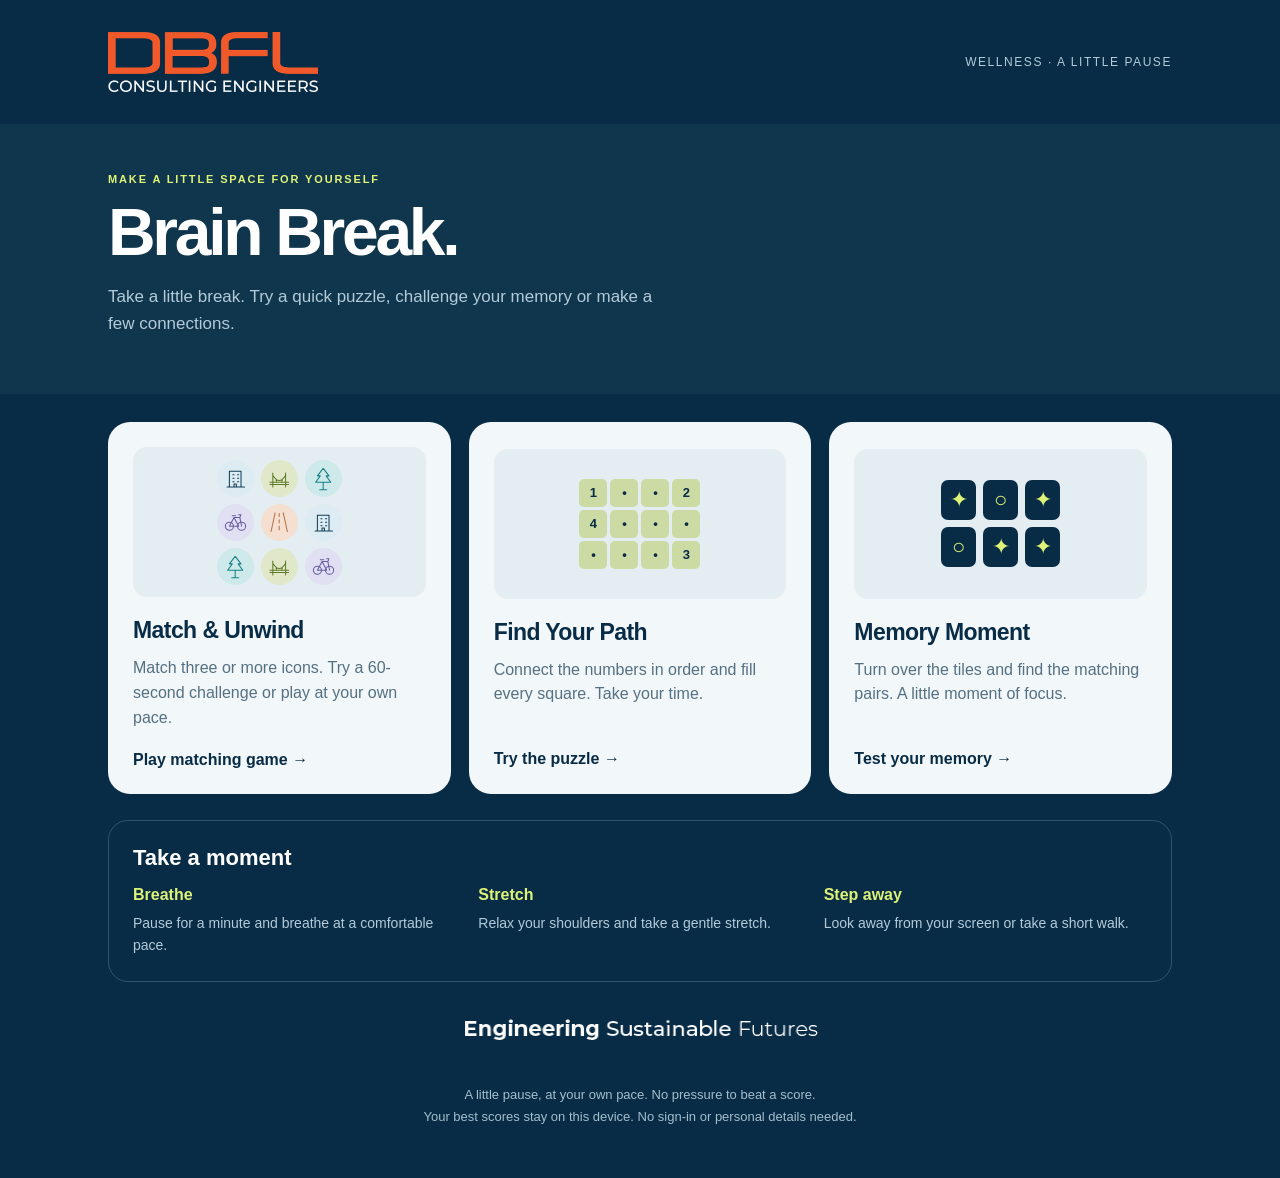
<file: index.html>
<!doctype html><html lang="en"><head><meta charset="utf-8"><meta name="viewport" content="width=device-width,initial-scale=1"><meta name="description" content="Three gentle DBFL Brain Break games: matching, number paths and memory pairs."><title>DBFL · Brain Break</title><style>:root{--navy:#082c46;--lime:#def278;--paper:#f2f7f9;--muted:#547082;--line:#d8e5eb}*{box-sizing:border-box}body{margin:0;background:var(--navy);color:var(--navy);font-family:Arial,Helvetica,sans-serif}button,select{font:inherit}button{cursor:pointer}button:focus-visible,select:focus-visible,a:focus-visible{outline:3px solid #d79728;outline-offset:4px}button:disabled{cursor:default;opacity:.5}.shell{max-width:1120px;margin:auto;padding:32px 28px 50px}.brand{display:flex;justify-content:space-between;align-items:center;color:#b3cbd9;letter-spacing:.13em;font-size:12px}.brand strong{font-size:24px;color:white;letter-spacing:.08em}.hero{padding:45px 0 28px;position:relative}.eyebrow{text-transform:uppercase;letter-spacing:.17em;font-size:11px;font-weight:bold;color:var(--muted)}.hero .eyebrow{color:var(--lime)}h1{font-size:clamp(38px,6vw,66px);line-height:1;margin:12px 0 18px;color:white;letter-spacing:-.05em}.hero p{color:#b3cbd9;line-height:1.6;font-size:17px;max-width:570px}.cards{display:grid;grid-template-columns:repeat(3,1fr);gap:18px}.card{border:0;text-align:left;background:var(--paper);color:var(--navy);border-radius:22px;padding:25px;transition:transform .2s}.card:hover{transform:translateY(-4px)}.card h2{font-size:23px;margin:20px 0 12px;letter-spacing:-.025em}.card p{color:var(--muted);line-height:1.55;min-height:72px;margin:0 0 20px}.art{height:150px;display:flex;align-items:center;justify-content:center;background:#e4edf1;border-radius:14px;overflow:hidden}.mini-icons{display:grid;grid-template-columns:repeat(3,1fr);gap:7px;width:125px}.token{background:var(--bg);color:var(--fg);border-radius:50%;display:flex;align-items:center;justify-content:center}.token svg{width:66%;height:66%;fill:none;stroke:currentColor;stroke-width:1.8;stroke-linecap:round;stroke-linejoin:round}.mini-icons .token{width:37px;height:37px}.mini-path{display:grid;grid-template-columns:repeat(4,28px);gap:3px}.mini-path span{height:28px;background:#cbdba3;border-radius:5px;display:grid;place-items:center;font-weight:bold;font-size:13px}.mini-memory{display:grid;grid-template-columns:repeat(3,35px);gap:7px}.mini-memory span{height:40px;background:var(--navy);color:var(--lime);display:grid;place-items:center;border-radius:7px;font-size:22px}.cta{font-weight:bold}.footer{color:#a4becd;text-align:center;font-size:13px;margin-top:28px;line-height:1.7}.wellness{margin-top:26px;padding:24px;border:1px solid #31546b;border-radius:20px;color:white}.wellness h2{margin:0 0 15px;font-size:22px}.wellness-grid{display:grid;grid-template-columns:repeat(3,1fr);gap:22px}.wellness strong{color:var(--lime)}.wellness p{font-size:14px;line-height:1.6;color:#b3cbd9;margin:8px 0 0}.game{background:var(--paper);border-radius:24px;margin-top:28px;padding:28px;max-width:760px;margin-left:auto;margin-right:auto}.game-head{display:flex;justify-content:space-between;gap:16px;align-items:center;flex-wrap:wrap}.game h2{margin:8px 0;font-size:30px;letter-spacing:-.035em}.quiet{background:#e1ebef;color:var(--navy);border:0;border-radius:30px;padding:10px 16px;font-size:13px}.instructions{color:var(--muted);line-height:1.65;font-size:15px}.controls{display:flex;align-items:center;gap:10px;flex-wrap:wrap;margin:16px 0}.controls label{font-size:13px;color:var(--muted)}select{border:1px solid var(--line);background:white;border-radius:8px;padding:9px;color:var(--navy)}.primary{background:var(--lime);border:0;color:var(--navy);border-radius:12px;padding:12px 22px;font-weight:bold}.stats{display:grid;grid-template-columns:repeat(3,1fr);gap:10px;margin:18px 0}.stat{padding:13px;background:white;border:1px solid var(--line);border-radius:13px}.stat span{display:block;text-transform:uppercase;color:var(--muted);font-size:10px;letter-spacing:.12em}.stat strong{font-size:24px;display:block;margin-top:5px}.board{max-width:480px;margin:22px auto;position:relative}.match-board{display:grid;grid-template-columns:repeat(5,minmax(0,1fr));gap:9px;touch-action:none}.match-tile{border:0;aspect-ratio:1;min-width:0;transition:transform .18s,opacity .18s}.match-tile.selected{outline:3px solid var(--navy);outline-offset:2px;transform:scale(.93)}.match-tile.clearing{transform:scale(.15);opacity:0}.match-board.flash{animation:flash .25s}.popup{position:absolute;pointer-events:none;left:50%;top:40%;background:var(--navy);color:var(--lime);padding:10px 20px;border-radius:40px;font-size:26px;font-weight:bold;animation:float .65s forwards;z-index:3}.path-board{display:grid;grid-template-columns:repeat(var(--size),minmax(0,1fr));grid-template-rows:repeat(var(--size),minmax(0,1fr));aspect-ratio:1;gap:5px;touch-action:none}.path-tile{min-height:0;min-width:0;border:1px solid #cfdee5;background:white;border-radius:9px;position:relative;padding:0;display:grid;place-items:center}.path-tile.traced{background:var(--lime);border-color:#bfce69}.path-tile.end{box-shadow:inset 0 0 0 3px var(--navy)}.checkpoint{border-radius:50%;width:62%;aspect-ratio:1;display:grid;place-items:center;background:var(--navy);color:white;font-weight:bold;font-size:clamp(12px,3vw,22px);z-index:2}.path-tile.traced .checkpoint{background:var(--navy)}.path-tile.traced:after{content:'';width:13%;height:13%;border-radius:50%;background:#809145}.path-tile.traced:has(.checkpoint):after{display:none}.memory-board{display:grid;grid-template-columns:repeat(4,minmax(0,1fr));gap:10px}.memory-tile{border:0;aspect-ratio:1;min-width:0;border-radius:16px;background:var(--navy);color:var(--lime);padding:0;display:grid;place-items:center;font-size:30px;transition:transform .2s}.memory-tile.open{background:var(--bg);color:var(--fg)}.memory-tile svg{width:64%;height:64%;stroke:currentColor;fill:none;stroke-width:1.8;stroke-linecap:round;stroke-linejoin:round}.memory-tile.matched{background:#dce8ce;color:#57752d;box-shadow:inset 0 0 0 2px #b9cf9d}.status{text-align:center;line-height:1.5;color:var(--muted);min-height:46px;font-size:14px;margin:14px 0}.result{background:#e6edcd;color:var(--navy);padding:18px;border-radius:15px;text-align:center;margin:18px 0}.result h3{margin:0 0 8px;font-size:25px}.result p{margin:5px 0;line-height:1.5}.game-actions{display:flex;gap:10px;justify-content:center;flex-wrap:wrap}.hidden,[hidden]{display:none!important}@keyframes float{from{transform:translate(-50%,0);opacity:1}to{transform:translate(-50%,-80px);opacity:0}}@keyframes flash{50%{transform:translateX(5px)}}@media(max-width:720px){.cards{grid-template-columns:1fr}.card{display:grid;grid-template-columns:115px 1fr;column-gap:20px;padding:18px}.art{grid-row:1/5;height:145px}.card h2{margin:6px 0 8px;font-size:22px}.card p{min-height:0;font-size:14px;margin:0 0 12px}.mini-icons{transform:scale(.8)}.shell{padding:22px 16px 36px}.hero{padding-top:32px}.game{padding:19px 16px}.game h2{font-size:26px}.wellness-grid{grid-template-columns:1fr;gap:16px}.stats{gap:6px}.stat{padding:10px}.stat strong{font-size:21px}.match-board{gap:7px}.path-board{gap:3px}.memory-board{gap:8px}.brand{font-size:10px}.brand strong{font-size:20px}}@media(prefers-reduced-motion:reduce){*,*:before,*:after{animation:none!important;transition:none!important}.popup{opacity:1}}

.dbfl-logo{width:210px;height:auto;display:block}.esf-slogan{width:min(355px,85%);height:auto;display:block;margin:36px auto 20px}@media(max-width:720px){.dbfl-logo{width:150px}.brand{gap:24px}.brand span{max-width:115px;text-align:right;line-height:1.6}}

.hero{width:100vw;margin-left:calc(50% - 50vw);padding:45px max(28px,calc((100vw - 1064px)/2)) 40px;background:#10364d;margin-bottom:28px}.hero-play{display:inline-block;text-decoration:none;margin-top:10px}.result-note{font-size:13px;color:var(--muted)}@media(max-width:720px){.hero{padding:32px 22px 30px}}

.submit-result{display:inline-block;text-decoration:none;margin:12px 0 6px}.result .result-note{font-size:12px;margin-top:10px}

.brand{padding-bottom:32px;min-height:92px}@media(max-width:720px){.brand{padding-bottom:26px;min-height:70px}}
</style></head><body><main class="shell"><div class="brand"><img class="dbfl-logo" src="[data-uri]" alt="DBFL Consulting Engineers" width="210" height="60"><span>WELLNESS · A LITTLE PAUSE</span></div><section id="home"><header class="hero"><span class="eyebrow">Make a little space for yourself</span><h1>Brain Break.</h1><p>Take a little break. Try a quick puzzle, challenge your memory or make a few connections.</p></header><div class="cards" id="challenges"><button type="button" class="card" data-game="match"><div class="art" id="match-art" aria-hidden="true"></div><h2>Match &amp; Unwind</h2><p>Match three or more icons. Try a 60-second challenge or play at your own pace.</p><span class="cta">Play matching game →</span></button><button type="button" class="card" data-game="path"><div class="art" aria-hidden="true"><div class="mini-path"><span>1</span><span>•</span><span>•</span><span>2</span><span>4</span><span>•</span><span>•</span><span>•</span><span>•</span><span>•</span><span>•</span><span>3</span></div></div><h2>Find Your Path</h2><p>Connect the numbers in order and fill every square. Take your time.</p><span class="cta">Try the puzzle →</span></button><button type="button" class="card" data-game="memory"><div class="art" aria-hidden="true"><div class="mini-memory"><span>✦</span><span>○</span><span>✦</span><span>○</span><span>✦</span><span>✦</span></div></div><h2>Memory Moment</h2><p>Turn over the tiles and find the matching pairs. A little moment of focus.</p><span class="cta">Test your memory →</span></button></div><aside class="wellness"><h2>Take a moment</h2><div class="wellness-grid"><div><strong>Breathe</strong><p>Pause for a minute and breathe at a comfortable pace.</p></div><div><strong>Stretch</strong><p>Relax your shoulders and take a gentle stretch.</p></div><div><strong>Step away</strong><p>Look away from your screen or take a short walk.</p></div></div></aside></section><section id="game" class="game" hidden tabindex="-1" aria-labelledby="title"><div class="game-head"><div><span id="tag" class="eyebrow"></span><h2 id="title"></h2></div><button type="button" class="quiet" id="back">← All games</button></div><p class="instructions" id="instructions"></p><div class="controls" id="settings"></div><div class="stats" id="stats"></div><div class="game-actions"><button type="button" class="primary" id="start">Start →</button><button type="button" class="quiet" id="restart">Start again</button><button type="button" class="quiet" id="undo">Undo</button><button type="button" class="quiet" id="hint">Hint</button><button type="button" class="quiet" id="copy-result" hidden>Copy my result</button></div><div id="board" class="board" aria-label="Game board"></div><p class="status" id="status" role="status"></p><div class="result" id="result" role="status" hidden></div></section><footer class="footer"><img class="esf-slogan" src="[data-uri]" alt="Engineering Sustainable Futures" width="355" height="20"><br>A little pause, at your own pace. No pressure to beat a score.<br>Your best scores stay on this device. No sign-in or personal details needed.</footer></main><script>(function(root){
 'use strict';
 const adjacent=(a,b,cols)=>Math.abs(a%cols-b%cols)+Math.abs(Math.floor(a/cols)-Math.floor(b/cols))===1;
 function matches(board,cols=5){const found=new Set();for(let i=0;i<board.length;i++){if(board[i]<0)continue;for(const stride of [1,cols]){const run=[i];for(let j=i+stride;j<board.length&&board[j]===board[i]&&(stride!==1||Math.floor(j/cols)===Math.floor(i/cols));j+=stride)run.push(j);if(run.length>=3)run.forEach(x=>found.add(x));}}return [...found];}
 function canMove(board,cols=5){for(let i=0;i<board.length;i++)for(const j of [i+1,i+cols]){if(j>=board.length||!adjacent(i,j,cols))continue;const copy=board.slice();[copy[i],copy[j]]=[copy[j],copy[i]];if(matches(copy,cols).length)return true;}return false;}
 function newBoard(random=Math.random,cols=5,rows=6){for(let attempt=0;attempt<1000;attempt++){const b=[];for(let i=0;i<cols*rows;i++){const choices=[0,1,2,3,4].filter(v=>!(i%cols>=2&&b[i-1]===v&&b[i-2]===v)&&!(i>=cols*2&&b[i-cols]===v&&b[i-cols*2]===v));b.push(choices[Math.floor(random()*choices.length)]);}if(canMove(b,cols))return b;}throw Error('Could not generate board');}
 function refill(board,cleared,random=Math.random,cols=5){const out=board.slice(),set=new Set(cleared),rows=board.length/cols;for(let col=0;col<cols;col++){const remaining=[];for(let row=0;row<rows;row++){const i=row*cols+col;if(!set.has(i))remaining.push(board[i]);}while(remaining.length<rows)remaining.unshift(Math.floor(random()*5));for(let row=0;row<rows;row++)out[row*cols+col]=remaining[row];}return out;}
 function shuffle(items,random=Math.random){const a=items.slice();for(let i=a.length-1;i>0;i--){const j=Math.floor(random()*(i+1));[a[i],a[j]]=[a[j],a[i]];}return a;}
 const api={adjacent,matches,canMove,newBoard,refill,shuffle};if(typeof module!=='undefined'&&module.exports)module.exports=api;else root.BrainEngine=api;
})(typeof globalThis!=='undefined'?globalThis:this);
</script><script>(function(root){
  'use strict';
  function adjacent(a,b,size){return Math.abs(a%size-b%size)+Math.abs(Math.floor(a/size)-Math.floor(b/size))===1;}
  function rng(seed){let value=2166136261;for(const ch of String(seed)){value^=ch.charCodeAt(0);value=Math.imul(value,16777619);}return ()=>{value+=0x6D2B79F5;let t=value;t=Math.imul(t^t>>>15,t|1);t^=t+Math.imul(t^t>>>7,t|61);return ((t^t>>>14)>>>0)/4294967296;};}
  function createPuzzle(seed,size=5){
    if(![5,6,7].includes(size))throw new Error('Unsupported board size');
    const random=rng(seed);let solution=[];
    for(let row=0;row<size;row++)for(let col=0;col<size;col++)solution.push(row*size+(row%2?size-1-col:col));
    // Backbite moves reshape a complete path without losing any grid cells.
    for(let step=0;step<size*size*45;step++){
      const head=random()<.5,end=head?solution[0]:solution[solution.length-1];
      const candidates=solution.map((cell,index)=>({cell,index})).filter(({cell,index})=>adjacent(end,cell,size)&&(head?index>1:index<solution.length-2));
      if(!candidates.length)continue;
      const j=candidates[Math.floor(random()*candidates.length)].index;
      solution=head?solution.slice(0,j).reverse().concat(solution.slice(j)):solution.slice(0,j+1).concat(solution.slice(j+1).reverse());
    }
    const count=size===5?7:size===6?9:11,checkpoints=[];
    for(let number=1;number<=count;number++)checkpoints.push({number,cell:solution[Math.round((number-1)*(solution.length-1)/(count-1))]});
    return {seed:String(seed),size,solution,checkpoints,lookup:Object.fromEntries(checkpoints.map(p=>[p.cell,p.number]))};
  }
  function extendPath(puzzle,path,cell){
    const {size,checkpoints,lookup}=puzzle;
    if(!Number.isInteger(cell)||cell<0||cell>=size*size)return {path,error:'Choose a square inside the grid.'};
    if(!path.length){return cell===checkpoints[0].cell?{path:[cell],error:''}:{path,error:'Start at checkpoint 1.'};}
    const previous=path.indexOf(cell);
    if(previous>=0)return {path:path.slice(0,previous+1),error:''};
    if(!adjacent(path[path.length-1],cell,size))return {path,error:'Move one square up, down, left or right.'};
    const next=path.reduce((number,item)=>lookup[item]?lookup[item]+1:number,1);
    if(lookup[cell]&&lookup[cell]!==next)return {path,error:'Connect checkpoint '+next+' next.'};
    if(lookup[cell]===checkpoints.length&&path.length!==size*size-1)return {path,error:'Fill every square before reaching the final checkpoint.'};
    const updated=path.concat(cell);return {path:updated,error:'',won:updated.length===size*size&&cell===checkpoints[checkpoints.length-1].cell};
  }
  const api={adjacent,createPuzzle,extendPath};if(typeof module!=='undefined'&&module.exports)module.exports=api;else root.ConnectEngine=api;
})(typeof globalThis!=='undefined'?globalThis:this);
</script><script>'use strict';
const $=id=>document.getElementById(id), E=BrainEngine, P=ConnectEngine;
const colours=[['#dcecf2','#123e58'],['#e1e8c9','#607b2a'],['#e1dff2','#6a5ca4'],['#f4dfd0','#b67146'],['#cee9e9','#15828a'],['#f5e9c5','#9e7822'],['#e7dfef','#81638e'],['#d8e7db','#3e775c']];
const extra=[['Sun','<circle cx="20" cy="20" r="7"/><path d="M20 3v5m0 24v5M3 20h5m24 0h5M8 8l4 4m16 16 4 4M8 32l4-4m16-16 4-4"/>'],['Wave','<path d="M4 12c5-8 9 8 16 0s11 8 16 0M4 21c5-8 9 8 16 0s11 8 16 0M4 30c5-8 9 8 16 0s11 8 16 0"/>'],['Cup','<path d="M7 15h22v13a8 8 0 0 1-8 8h-6a8 8 0 0 1-8-8ZM29 17h3a5 5 0 0 1 0 10h-3M12 5v5m7-5v5m7-5v5"/>']];
const icons=[["Building","<path d=\"M10 36V9h20v27M6 36h30M16 15h2m6 0h2m-10 6h2m6 0h2m-10 6h2m6 0h2M18 36v-5h4v5\"/>"],["Bridge","<path d=\"M4 28h32M9 12v24m22-24v24M9 16c7 12 15 12 22 0M15 23v5m10-5v5M4 32h32\"/>"],["Bicycle","<circle cx=\"10\" cy=\"28\" r=\"7\"/><circle cx=\"31\" cy=\"28\" r=\"7\"/><path d=\"m10 28 8-15 8 15H10m8-15h10l3 15M15 10h6m5-2h4l-2 5\"/>"],["Road","<path d=\"m13 5-7 32m21-32 7 32M20 6v5m0 6v5m0 6v6\"/>"],["Tree","<path d=\"m20 4-10 13h5L7 28h26l-8-11h5L20 4Zm0 24v13m-6 0h12\"/>"]]
.concat(extra),svg=v=>'<svg aria-hidden="true" viewBox="0 0 40 42">'+icons[v][1]+'</svg>',tone=v=>'--bg:'+colours[v][0]+';--fg:'+colours[v][1];
let completedResult=null;let mode='',generation=0,timer=null,timers=new Set(),match=null,path=null,memory=null;
function later(ms){return new Promise(resolve=>{const id=setTimeout(()=>{timers.delete(id);resolve();},ms);timers.add(id);});}
function best(key,value,lower=false){try{const previous=Number(localStorage.getItem('dbfl-brain-'+key));if(value!==undefined&&(!previous||(lower?value<previous:value>previous)))localStorage.setItem('dbfl-brain-'+key,value);return Number(localStorage.getItem('dbfl-brain-'+key))||0;}catch{return 0;}}
const clock=n=>Math.floor(n/60)+':'+String(n%60).padStart(2,'0');
function stop(){generation++;clearInterval(timer);timer=null;/* stale async work exits via generation guards */}
const STAFF_FORM={base:'https://forms.cloud.microsoft/Pages/ResponsePage.aspx',id:'mSallT3qWUWXZvLfMNgv_Ln5PN6fMDlBvW5N96mjjdFUMUFVUFVTN1FXVUdCWVc1RENGNkNLWEpZMC4u',game:'r985b42f02f2346fb8fcd60ceab6b4239',result:'ra2224f901e41421481d7f9d5d74938bb',level:'r22ee45759b404c7193a9eeb3d5715212',hints:'r999fda2715214b6892af66af4fac547c'};
function staffFormUrl(r){const url=new URL(STAFF_FORM.base);url.searchParams.set('id',STAFF_FORM.id);url.searchParams.set(STAFF_FORM.game,JSON.stringify(r.game));url.searchParams.set(STAFF_FORM.result,String(r.result));url.searchParams.set(STAFF_FORM.level,JSON.stringify(r.level.replace(/ x /g,'×')));url.searchParams.set(STAFF_FORM.hints,JSON.stringify(r.hints>0?'Yes':'No'));return url.toString();}
function result(title,body){const host=$('result');host.hidden=false;host.innerHTML='<h3>'+title+'</h3><p>'+body+'</p>';if(completedResult?.eligible&&completedResult.result>0){const link=document.createElement('a');link.className='primary submit-result';link.textContent='Submit to staff leaderboard →';link.href=staffFormUrl(completedResult);link.target='_blank';link.rel='noopener noreferrer';host.append(link);const note=document.createElement('p');note.className='result-note';note.textContent='Your result is pre-filled. Sign in with your DBFL account if prompted, then submit the Form.';host.append(note);}else if(completedResult){const note=document.createElement('p');note.className='result-note';note.textContent=completedResult.hints>0?'Practice result: complete a puzzle without hints to enter the leaderboard.':'Earn some points to enter the leaderboard.';host.append(note);}}

function status(text){$('status').textContent=text;}
function stats(a,b,c){$('stats').innerHTML=[a,b,c].map(([label,value])=>'<div class="stat"><span>'+label+'</span><strong>'+value+'</strong></div>').join('');}
function game(which){completedResult=null;$('copy-result').hidden=true;stop();mode=which;$('home').hidden=true;$('game').hidden=false;$('result').hidden=true;$('hint').hidden=which!=='path';$('undo').hidden=which!=='path';$('restart').textContent='Start again';$('board').className='board';
 const config={match:['MATCH & UNWIND','Match & Unwind','Swap neighbouring icons to make a row or column of three or more. Tap two icons or swipe an icon.','<label for="matchMode">Play mode</label><select id="matchMode"><option value="timed">60-second challenge</option><option value="calm">Untimed play</option></select>'],path:['FIND YOUR PATH','Find Your Path','Start at 1. Connect the numbers in order using every square once. Move up, down, left or right. Tap squares or drag; retrace to undo.','<label for="difficulty">Grid</label><select id="difficulty"><option value="5">Gentle · 5 × 5</option><option value="6">Medium · 6 × 6</option><option value="7">Tricky · 7 × 7</option></select>'],memory:['MEMORY MOMENT','Memory Moment','Turn over two tiles at a time. Find all eight matching pairs. There’s no time limit.','<span>Eight pairs · take your time</span>']}[which];
 $('tag').textContent=config[0];$('title').textContent=config[1];$('instructions').textContent=config[2];$('settings').innerHTML=config[3];$('start').hidden=false;$('restart').hidden=true;$('hint').disabled=true;$('undo').disabled=true;
 if(which==='match'){$('matchMode').onchange=()=>prepareMatch();prepareMatch();}else if(which==='path'){$('difficulty').onchange=()=>preparePath();preparePath();}else prepareMemory();$('game').focus();
}
function home(){stop();mode='';$('home').hidden=false;$('game').hidden=true;document.querySelector('[data-game="match"]').focus();}
function start(){if(mode==='match')startMatch();if(mode==='path')startPath();if(mode==='memory')startMemory();$('start').hidden=true;$('restart').hidden=false;}
function restart(){completedResult=null;$('copy-result').hidden=true;const which=mode;stop();$('result').hidden=true;if(which==='match'){prepareMatch();startMatch();}else if(which==='path'){preparePath();startPath();}else{prepareMemory();startMemory();}$('start').hidden=true;$('restart').hidden=false;}
function prepareMatch(){completedResult=null;$('copy-result').hidden=true;stop();match={board:E.newBoard(),score:0,left:60,active:false,busy:false,selected:-1,timed:$('matchMode').value==='timed',ending:false};drawMatch();matchStats();status('Ready when you are. Press Start to play.');$('start').hidden=false;$('restart').hidden=true;$('result').hidden=true;}
function matchStats(){stats(['Time',match.timed?match.left+' s':'No limit'],['Points',match.score],['Your best',best(match.timed?'match-timed':'match-calm')]);}
function startMatch(){match.active=true;drawMatch();status('Choose two neighbouring icons to swap.');if(match.timed){const began=Date.now();timer=setInterval(()=>{match.left=Math.max(0,60-Math.floor((Date.now()-began)/1000));matchStats();if(!match.left){clearInterval(timer);match.active=false;match.ending=true;if(!match.busy)endMatch();}},150);}}
function endMatch(){match.active=false;completedResult={game:'Match & Unwind',result:match.score,level:'60-second challenge',eligible:true};$('copy-result').hidden=false;best(match.timed?'match-timed':'match-calm',match.score);matchStats();drawMatch();status('Take a breath. Try again whenever you like.');result('Nicely connected!',match.score+' points in 60 seconds. Every little break counts.');}
function drawMatch(){const host=$('board');host.className='board match-board';host.innerHTML=match.board.map((v,i)=>'<button type="button" class="token match-tile'+(i===match.selected?' selected':'')+'" style="'+tone(v)+'" aria-label="'+icons[v][0]+', row '+(Math.floor(i/5)+1)+', column '+(i%5+1)+'" '+(!match.active||match.busy?'disabled':'')+' data-cell="'+i+'">'+svg(v)+'</button>').join('');host.querySelectorAll('button').forEach(b=>b.onclick=()=>selectMatch(Number(b.dataset.cell)));}
async function selectMatch(i){if(!match.active||match.busy)return;if(match.selected<0){match.selected=i;drawMatch();return;}const a=match.selected;match.selected=-1;if(a===i){drawMatch();return;}if(!E.adjacent(a,i,5)){match.selected=i;drawMatch();return;}await swapMatch(a,i);}
async function swapMatch(a,b){if(!match.active||match.busy)return;const run=generation;match.busy=true;match.selected=-1;[match.board[a],match.board[b]]=[match.board[b],match.board[a]];drawMatch();await later(180);if(run!==generation)return;let cleared=E.matches(match.board);if(!cleared.length){[match.board[a],match.board[b]]=[match.board[b],match.board[a]];status('That swap doesn’t make a match. Try another pair.');match.busy=false;drawMatch();if(match.ending)endMatch();return;}
 let chain=0;while(cleared.length&&chain<30){chain++;const points=cleared.length*10*chain;match.score+=points;matchStats();status(chain>1?'A chain reaction! +'+points+' points.':'Match made! +'+points+' points.');cleared.forEach(i=>$('board').querySelector('[data-cell="'+i+'"]').classList.add('clearing'));const bubble=document.createElement('div');bubble.className='popup';bubble.textContent='+'+points;$('board').append(bubble);await later(350);if(run!==generation)return;match.board=E.refill(match.board,cleared);drawMatch();await later(180);if(run!==generation)return;cleared=E.matches(match.board);}
 if(cleared.length||!E.canMove(match.board)){match.board=E.newBoard();status('Fresh icons! The board has been reshuffled.');}match.busy=false;best(match.timed?'match-timed':'match-calm',match.score);drawMatch();if(match.ending)endMatch();else matchStats();
}
let swipe=null;
$('board').addEventListener('pointerdown',e=>{if(mode==='match'&&match.active&&!match.busy){const b=e.target.closest('[data-cell]');if(b)swipe={i:Number(b.dataset.cell),x:e.clientX,y:e.clientY};}if(mode==='path'&&path.active){const b=e.target.closest('[data-cell]');if(b){path.drag=true;movePath(Number(b.dataset.cell));}}});
$('board').addEventListener('pointermove',e=>{if(mode==='path'&&path.active&&path.drag){e.preventDefault();const b=document.elementFromPoint(e.clientX,e.clientY)?.closest('.path-tile');if(b)movePath(Number(b.dataset.cell));}});
document.addEventListener('pointerup',e=>{if(mode==='path'&&path)path.drag=false;if(mode==='match'&&swipe){const s=swipe;swipe=null;const dx=e.clientX-s.x,dy=e.clientY-s.y;if(Math.max(Math.abs(dx),Math.abs(dy))>22){const target=s.i+(Math.abs(dx)>Math.abs(dy)?(dx>0?1:-1):(dy>0?5:-5));if(target>=0&&target<30&&E.adjacent(s.i,target,5)){e.preventDefault();suppressClick=Date.now()+350;swapMatch(s.i,target);}}}});
let suppressClick=0;$('board').addEventListener('click',e=>{if(mode==='match'&&Date.now()<suppressClick){e.stopImmediatePropagation();e.preventDefault();}},true);
document.addEventListener('pointercancel',()=>{swipe=null;if(path)path.drag=false;});
let puzzleSerial=0;
function preparePath(){completedResult=null;$('copy-result').hidden=true;stop();const size=Number($('difficulty').value);path={puzzle:P.createPuzzle('DBFL-wellness-'+size+'-'+Date.now()+'-'+puzzleSerial++,size),cells:[],active:false,hints:0,seconds:0,began:0,drag:false};drawPath();pathStats();status('Press Start, then choose checkpoint 1.');$('start').hidden=false;$('restart').hidden=true;$('result').hidden=true;$('hint').disabled=true;$('undo').disabled=true;}
function pathStats(){stats(['Squares',path.cells.length+' / '+path.puzzle.size**2],['Next number',Math.min(path.puzzle.checkpoints.length,path.cells.reduce((n,i)=>path.puzzle.lookup[i]?path.puzzle.lookup[i]+1:n,1))],['Time',clock(path.seconds)]);}
function startPath(){path.active=true;path.began=Date.now();timer=setInterval(()=>{if(!path.active)return;path.seconds=Math.max(0,Math.floor((Date.now()-path.began)/1000));pathStats();},200);drawPath();$('hint').disabled=false;status('Start at 1. Tap or drag through neighbouring squares.');}
function drawPath(){const host=$('board'),size=path.puzzle.size;host.className='board path-board';host.style.setProperty('--size',size);host.innerHTML=Array.from({length:size*size},(_,i)=>{const n=path.puzzle.lookup[i];return '<button type="button" class="path-tile'+(path.cells.includes(i)?' traced':'')+(i===path.cells.at(-1)?' end':'')+'" data-cell="'+i+'" aria-label="Row '+(Math.floor(i/size)+1)+', column '+(i%size+1)+(n?', checkpoint '+n:'')+(path.cells.includes(i)?', on your path':'')+'" '+(!path.active?'disabled':'')+'>'+(n?'<span class="checkpoint">'+n+'</span>':'')+'</button>';}).join('');host.querySelectorAll('button').forEach(b=>b.onclick=()=>movePath(Number(b.dataset.cell)));$('undo').disabled=!path.active||!path.cells.length;}
function movePath(i){if(!path.active||i===path.cells.at(-1))return;const r=P.extendPath(path.puzzle,path.cells,i);if(r.error){status(r.error);return;}path.cells=r.path;drawPath();pathStats();status('Keep connecting. Retrace any part of your path to undo it.');if(r.won){path.seconds=Math.max(1,Math.floor((Date.now()-path.began)/1000));clearInterval(timer);pathStats();completedResult={game:'Find Your Path',result:path.seconds,level:path.puzzle.size+' x '+path.puzzle.size,eligible:path.hints===0,hints:path.hints};$('copy-result').hidden=false;path.active=false;path.drag=false;drawPath();$('hint').disabled=true;$('undo').disabled=true;result('You found your path!',clock(path.seconds)+' · '+path.puzzle.size**2+' squares connected'+(path.hints?' with '+path.hints+' hint'+(path.hints===1?'':'s'):'')+'. Take a moment to enjoy it.');status('Try another puzzle whenever you’re ready.');}}
function hint(){if(mode!=='path'||!path.active)return;const solution=path.puzzle.solution;let common=0;while(common<path.cells.length&&path.cells[common]===solution[common])common++;path.hints++;if(common<path.cells.length){path.cells=path.cells.slice(0,common);drawPath();pathStats();status('Your path was trimmed back to a route we know can finish. Press Hint again for the next square.');}else{movePath(solution[path.cells.length]);pathStats();if(path.active)status('One helpful step. You can continue from here.');}}
function prepareMemory(){completedResult=null;$('copy-result').hidden=true;stop();memory={deck:E.shuffle([...Array(8).keys(),...Array(8).keys()]),open:[],matched:new Set(),moves:0,active:false,busy:false};drawMemory();memoryStats();status('Press Start to reveal the tiles.');$('start').hidden=false;$('restart').hidden=true;$('result').hidden=true;}
function memoryStats(){stats(['Pairs',memory.matched.size/2+' / 8'],['Turns',memory.moves],['Fewest turns',best('memory',undefined,true)||'—']);}
function startMemory(){memory.active=true;drawMemory();status('Choose two tiles. Find the matching pair.');}
function drawMemory(){const host=$('board');host.className='board memory-board';host.innerHTML=memory.deck.map((v,i)=>{const open=memory.open.includes(i)||memory.matched.has(i);return '<button type="button" class="memory-tile'+(open?' open':'')+(memory.matched.has(i)?' matched':'')+'" style="'+tone(v)+'" data-cell="'+i+'" aria-label="Tile '+(i+1)+(open?', '+icons[v][0]:', face down')+(memory.matched.has(i)?', matched':'')+'" '+(!memory.active||memory.busy||open?'disabled':'')+'>'+(open?svg(v):'<span aria-hidden="true">✦</span>')+'</button>';}).join('');host.querySelectorAll('button').forEach(b=>b.onclick=()=>flip(Number(b.dataset.cell)));}
async function flip(i){if(!memory.active||memory.busy||memory.open.includes(i)||memory.matched.has(i))return;memory.open.push(i);drawMemory();if(memory.open.length<2)return;memory.moves++;memory.busy=true;memoryStats();drawMemory();const run=generation;await later(750);if(run!==generation)return;const [a,b]=memory.open;if(memory.deck[a]===memory.deck[b]){memory.matched.add(a);memory.matched.add(b);status('A pair found!');}else status('Remember those icons and try another pair.');memory.open=[];memory.busy=false;if(memory.matched.size===16){completedResult={game:'Memory Moment',result:memory.moves,level:'8 pairs',eligible:true};$('copy-result').hidden=false;memory.active=false;best('memory',memory.moves,true);result('All pairs found!',memory.moves+' turns. A little focus, a little fun.');status('Try again for a fresh set of tiles.');}drawMemory();memoryStats();}
$('board').addEventListener('keydown',e=>{const b=e.target.closest('[data-cell]');if(!b)return;const cols=mode==='match'?5:mode==='path'?path.puzzle.size:4;const delta={ArrowLeft:-1,ArrowRight:1,ArrowUp:-cols,ArrowDown:cols}[e.key];if(delta!==undefined){e.preventDefault();const i=Number(b.dataset.cell),next=i+delta;if(next<0||!E.adjacent(i,next,cols))return;$('board').querySelector('[data-cell="'+next+'"]')?.focus();}});
document.querySelectorAll('[data-game]').forEach(b=>b.onclick=()=>game(b.dataset.game));$('back').onclick=home;$('start').onclick=start;$('restart').onclick=restart;$('hint').onclick=hint;$('undo').onclick=()=>{if(path?.active){path.cells.pop();drawPath();pathStats();status('One step undone.');}};
$('match-art').innerHTML='<div class="mini-icons">'+[0,1,4,2,3,0,4,1,2].map(v=>'<span class="token" style="'+tone(v)+'">'+svg(v)+'</span>').join('')+'</div>';
const entry=location.hash.slice(1);if(['match','path','memory'].includes(entry))game(entry);

$('copy-result').onclick=async()=>{if(!completedResult)return;const r=completedResult;const text=r.game+' | Result: '+r.result+(r.game==='Find Your Path'?' seconds':r.game==='Memory Moment'?' turns':' points')+' | Level: '+r.level+(r.game==='Find Your Path'?' | Hints: '+r.hints:'');try{await navigator.clipboard.writeText(text);status(r.eligible?'Result copied. You can paste it into the staff entry form.':'Result copied. This puzzle used hints, so keep it as a practice result.');}catch{status(text+' — select and copy this text.');}};
</script></body></html>
</file>
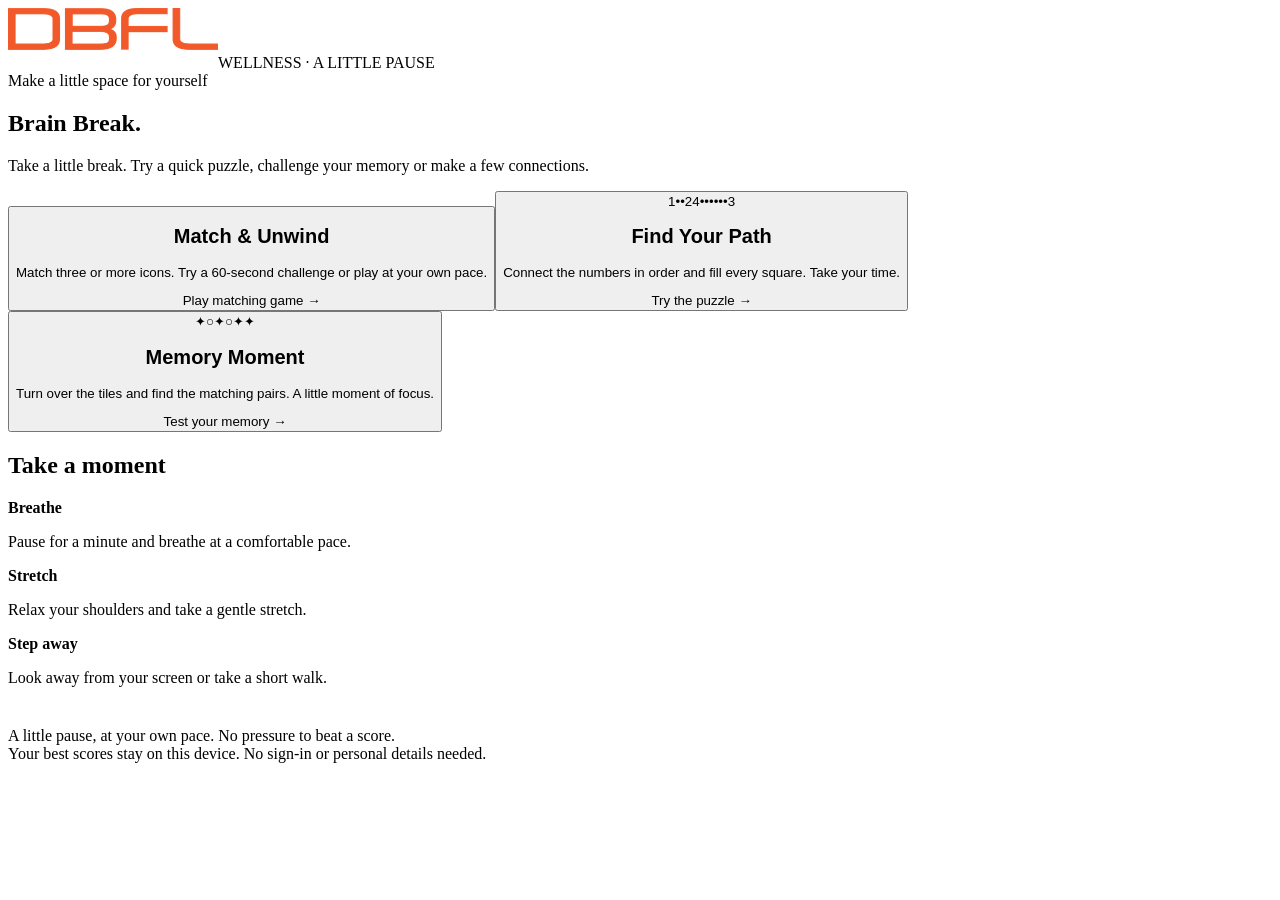
<file: template.html>
<!doctype html><html lang="en"><head><meta charset="utf-8"><meta name="viewport" content="width=device-width,initial-scale=1"><meta name="description" content="Three gentle DBFL Brain Break games: matching, number paths and memory pairs."><title>DBFL · Brain Break</title><style>/*CSS*/</style></head><body><main class="shell"><div class="brand"><img class="dbfl-logo" src="[data-uri]" alt="DBFL Consulting Engineers" width="210" height="60"><span>WELLNESS · A LITTLE PAUSE</span></div><section id="home"><header class="hero"><span class="eyebrow">Make a little space for yourself</span><h1>Brain Break.</h1><p>Take a little break. Try a quick puzzle, challenge your memory or make a few connections.</p></header><div class="cards" id="challenges"><button type="button" class="card" data-game="match"><div class="art" id="match-art" aria-hidden="true"></div><h2>Match &amp; Unwind</h2><p>Match three or more icons. Try a 60-second challenge or play at your own pace.</p><span class="cta">Play matching game →</span></button><button type="button" class="card" data-game="path"><div class="art" aria-hidden="true"><div class="mini-path"><span>1</span><span>•</span><span>•</span><span>2</span><span>4</span><span>•</span><span>•</span><span>•</span><span>•</span><span>•</span><span>•</span><span>3</span></div></div><h2>Find Your Path</h2><p>Connect the numbers in order and fill every square. Take your time.</p><span class="cta">Try the puzzle →</span></button><button type="button" class="card" data-game="memory"><div class="art" aria-hidden="true"><div class="mini-memory"><span>✦</span><span>○</span><span>✦</span><span>○</span><span>✦</span><span>✦</span></div></div><h2>Memory Moment</h2><p>Turn over the tiles and find the matching pairs. A little moment of focus.</p><span class="cta">Test your memory →</span></button></div><aside class="wellness"><h2>Take a moment</h2><div class="wellness-grid"><div><strong>Breathe</strong><p>Pause for a minute and breathe at a comfortable pace.</p></div><div><strong>Stretch</strong><p>Relax your shoulders and take a gentle stretch.</p></div><div><strong>Step away</strong><p>Look away from your screen or take a short walk.</p></div></div></aside></section><section id="game" class="game" hidden tabindex="-1" aria-labelledby="title"><div class="game-head"><div><span id="tag" class="eyebrow"></span><h2 id="title"></h2></div><button type="button" class="quiet" id="back">← All games</button></div><p class="instructions" id="instructions"></p><div class="controls" id="settings"></div><div class="stats" id="stats"></div><div class="game-actions"><button type="button" class="primary" id="start">Start →</button><button type="button" class="quiet" id="restart">Start again</button><button type="button" class="quiet" id="undo">Undo</button><button type="button" class="quiet" id="hint">Hint</button><button type="button" class="quiet" id="copy-result" hidden>Copy my result</button></div><div id="board" class="board" aria-label="Game board"></div><p class="status" id="status" role="status"></p><div class="result" id="result" role="status" hidden></div></section><footer class="footer"><img class="esf-slogan" src="[data-uri]" alt="Engineering Sustainable Futures" width="355" height="20"><br>A little pause, at your own pace. No pressure to beat a score.<br>Your best scores stay on this device. No sign-in or personal details needed.</footer></main><script>/*ENGINE*/</script><script>/*PATH*/</script><script>/*APP*/</script></body></html>
</file>
